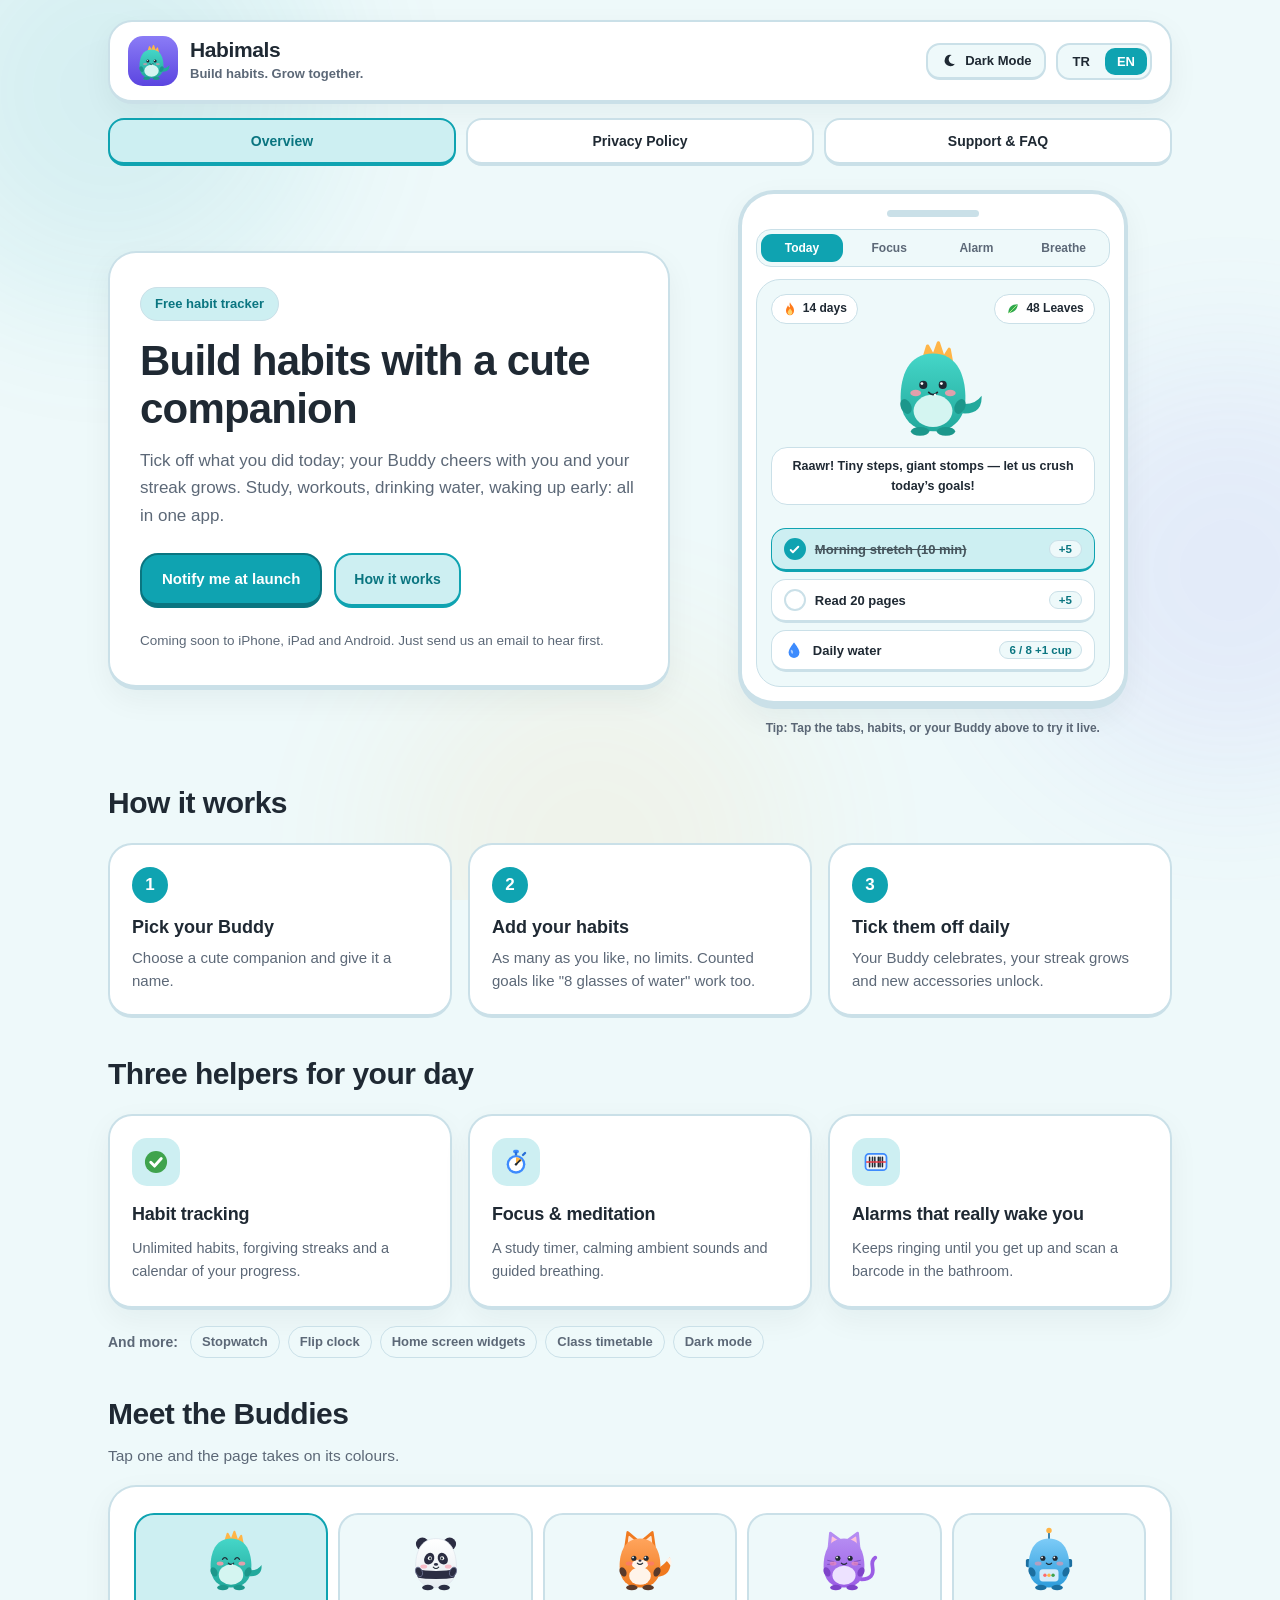
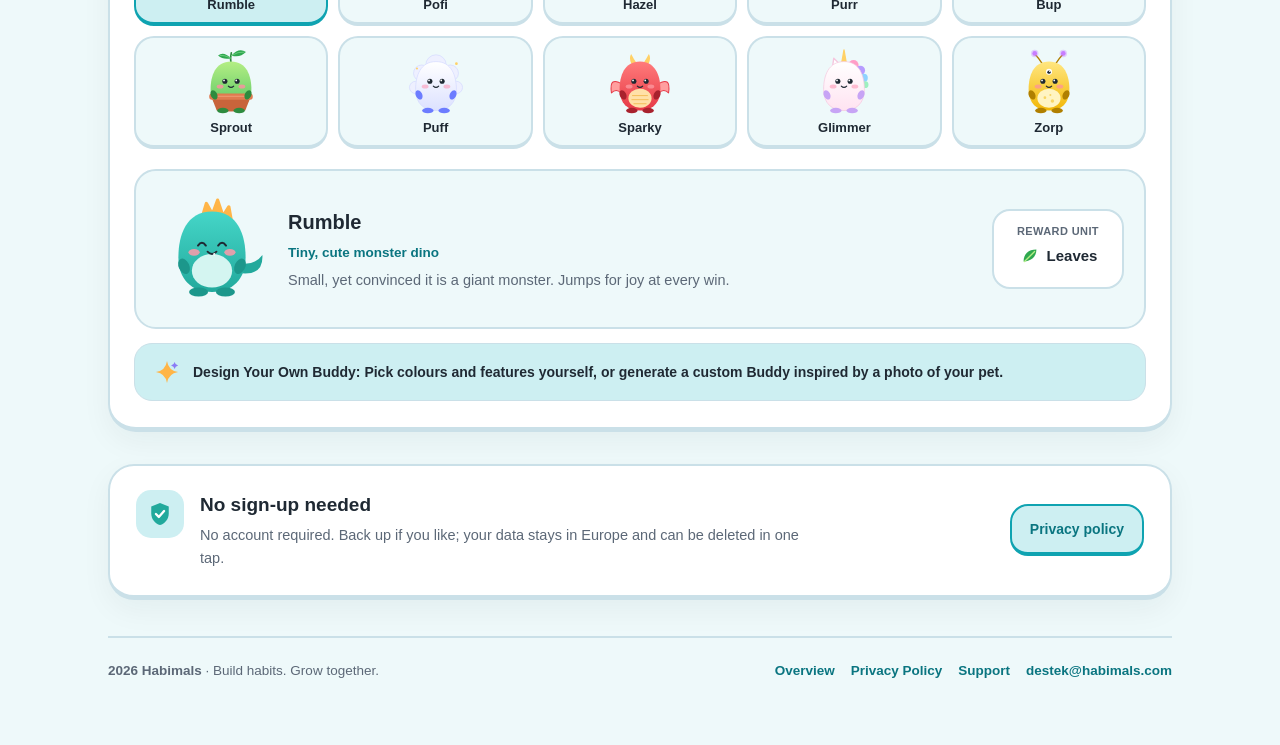
<file: index.html>
<!DOCTYPE html>
<html lang="en">
<head>
  <meta charset="UTF-8" />
  <meta http-equiv="Content-Security-Policy" content="default-src 'self'; script-src 'self'; style-src 'self' 'unsafe-inline'; img-src 'self' data:; object-src 'none'; base-uri 'self'; form-action 'none'" />
  <meta name="referrer" content="strict-origin-when-cross-origin" />
  <meta name="viewport" content="width=device-width, initial-scale=1.0" />
  <meta name="color-scheme" content="light dark" />
  <title>Habimals — Build habits. Grow together.</title>
  <meta name="description" content="Habimals is a free habit app: tick off what you did today, your Buddy cheers with you and your streak grows." />
  <link rel="icon" type="image/svg+xml" href="favicon.svg" />
  <link rel="stylesheet" href="styles.css" />
</head>
<body
  data-page="index"
  data-title-tr="{app} — Alışkanlık edin, birlikte büyüyün."
  data-title-en="{app} — Build habits. Grow together."
  data-desc-tr="{app} ücretsiz bir alışkanlık uygulaması: her gün yaptıklarını işaretle, Buddy'n seninle sevinsin, serin uzasın."
  data-desc-en="{app} is a free habit app: tick off what you did today, your Buddy cheers with you and your streak grows."
>
  <div class="wrap">
    <header id="site-header" class="site-header"></header>
    <nav id="site-nav" class="site-nav"></nav>

    <!-- 1) İlk 5 saniye: bu ne, kime, ne yapayım? -->
    <section class="hero-grid">
      <div class="hero-card">
        <div data-lang="tr">
          <span class="eyebrow-pill">Ücretsiz alışkanlık uygulaması</span>
          <h1>Alışkanlıklarını sevimli bir dostla takip et</h1>
          <p class="hero-lead">
            Her gün yaptıklarını işaretle; Buddy'n seninle sevinsin, serin uzasın.
            Ders, spor, su içmek, erken kalkmak: hepsi tek uygulamada.
          </p>
          <div class="cta-row">
            <a class="btn-3d" data-notify data-subject="Habimals çıkınca bana haber ver" href="support.html">Çıkınca haber ver</a>
            <a class="btn-3d-secondary" href="#how">Nasıl çalışır?</a>
          </div>
          <p class="hero-note">Yakında iPhone, iPad ve Android'de. Haber almak için bize bir e-posta göndermen yeterli.</p>
        </div>

        <div data-lang="en">
          <span class="eyebrow-pill">Free habit tracker</span>
          <h1>Build habits with a cute companion</h1>
          <p class="hero-lead">
            Tick off what you did today; your Buddy cheers with you and your streak grows.
            Study, workouts, drinking water, waking up early: all in one app.
          </p>
          <div class="cta-row">
            <a class="btn-3d" data-notify data-subject="Tell me when Habimals launches" href="support.html">Notify me at launch</a>
            <a class="btn-3d-secondary" href="#how">How it works</a>
          </div>
          <p class="hero-note">Coming soon to iPhone, iPad and Android. Just send us an email to hear first.</p>
        </div>
      </div>

      <div id="phone-mockup" class="mockup-stage"></div>
    </section>

    <!-- 2) Nasıl çalışır: 3 adım -->
    <section id="how" class="section-block">
      <div class="section-head" data-lang="tr"><h2>Nasıl çalışır?</h2></div>
      <div class="section-head" data-lang="en"><h2>How it works</h2></div>

      <div class="steps" data-lang="tr">
        <div class="step"><span class="step-num">1</span><h3>Buddy'ni seç</h3><p>Sana eşlik edecek sevimli bir karakter seç ve ona bir isim ver.</p></div>
        <div class="step"><span class="step-num">2</span><h3>Alışkanlıklarını ekle</h3><p>Ne kadar istersen ekle; sınır yok. "Günde 8 bardak su" gibi sayılı hedefler de olur.</p></div>
        <div class="step"><span class="step-num">3</span><h3>Her gün işaretle</h3><p>Yaptıkça Buddy'n sevinir, serin uzar, yeni aksesuarlar açılır.</p></div>
      </div>
      <div class="steps" data-lang="en">
        <div class="step"><span class="step-num">1</span><h3>Pick your Buddy</h3><p>Choose a cute companion and give it a name.</p></div>
        <div class="step"><span class="step-num">2</span><h3>Add your habits</h3><p>As many as you like, no limits. Counted goals like "8 glasses of water" work too.</p></div>
        <div class="step"><span class="step-num">3</span><h3>Tick them off daily</h3><p>Your Buddy celebrates, your streak grows and new accessories unlock.</p></div>
      </div>
    </section>

    <!-- 3) Yalnızca 3 ana özellik -->
    <section id="features" class="section-block">
      <div class="section-head" data-lang="tr"><h2>Günün için üç yardımcı</h2></div>
      <div class="section-head" data-lang="en"><h2>Three helpers for your day</h2></div>

      <div class="bento-grid" data-lang="tr">
        <article class="feature-card span-4">
          <div class="feature-icon-box" data-icon="check" data-size="28"></div>
          <h3>Alışkanlık takibi</h3>
          <p>Sınırsız alışkanlık, esnek seri ve geçmişini gösteren takvim.</p>
        </article>
        <article class="feature-card span-4">
          <div class="feature-icon-box" data-icon="timer" data-size="28"></div>
          <h3>Odak ve meditasyon</h3>
          <p>Çalışma sayacı, sakinleştiren ortam sesleri ve rehberli nefes.</p>
        </article>
        <article class="feature-card span-4">
          <div class="feature-icon-box" data-icon="barcode" data-size="28"></div>
          <h3>Kesin uyandıran alarm</h3>
          <p>Kalkıp banyodaki bir barkodu okutmadan susmayan alarm.</p>
        </article>
      </div>
      <div class="bento-grid" data-lang="en">
        <article class="feature-card span-4">
          <div class="feature-icon-box" data-icon="check" data-size="28"></div>
          <h3>Habit tracking</h3>
          <p>Unlimited habits, forgiving streaks and a calendar of your progress.</p>
        </article>
        <article class="feature-card span-4">
          <div class="feature-icon-box" data-icon="timer" data-size="28"></div>
          <h3>Focus &amp; meditation</h3>
          <p>A study timer, calming ambient sounds and guided breathing.</p>
        </article>
        <article class="feature-card span-4">
          <div class="feature-icon-box" data-icon="barcode" data-size="28"></div>
          <h3>Alarms that really wake you</h3>
          <p>Keeps ringing until you get up and scan a barcode in the bathroom.</p>
        </article>
      </div>

      <div class="extras" data-lang="tr">
        <span class="extras-label">Ve dahası:</span>
        <span class="trust-chip">Kronometre</span>
        <span class="trust-chip">Kartlı saat</span>
        <span class="trust-chip">Ana ekran widget'ı</span>
        <span class="trust-chip">Ders programı</span>
        <span class="trust-chip">Karanlık mod</span>
      </div>
      <div class="extras" data-lang="en">
        <span class="extras-label">And more:</span>
        <span class="trust-chip">Stopwatch</span>
        <span class="trust-chip">Flip clock</span>
        <span class="trust-chip">Home screen widgets</span>
        <span class="trust-chip">Class timetable</span>
        <span class="trust-chip">Dark mode</span>
      </div>
    </section>

    <!-- 4) Buddy'ler (oyun gibi: dokununca sayfa rengi değişir) -->
    <section id="buddies" class="section-block">
      <div class="section-head" data-lang="tr">
        <h2>Buddy'lerle tanış</h2>
        <p>Birine dokun, sayfa onun renklerine bürünsün.</p>
      </div>
      <div class="section-head" data-lang="en">
        <h2>Meet the Buddies</h2>
        <p>Tap one and the page takes on its colours.</p>
      </div>
      <div id="buddy-showcase" class="buddy-showcase-card"></div>
    </section>

    <!-- 5) Güven -->
    <section class="privacy-strip">
      <div class="privacy-strip-left">
        <div class="feature-icon-box" data-icon="shield" data-size="28" style="margin-bottom:0;flex-shrink:0;"></div>
        <div data-lang="tr">
          <h3>Kayıt olmadan kullan</h3>
          <p>Hesap açman gerekmez. İstersen yedeklersin; verilerin Avrupa'da saklanır ve tek dokunuşla silinir.</p>
        </div>
        <div data-lang="en">
          <h3>No sign-up needed</h3>
          <p>No account required. Back up if you like; your data stays in Europe and can be deleted in one tap.</p>
        </div>
      </div>
      <div>
        <a class="btn-3d-secondary" href="privacy.html">
          <span data-lang="tr">Gizlilik politikası</span>
          <span data-lang="en">Privacy policy</span>
        </a>
      </div>
    </section>

    <footer id="site-footer" class="site-footer"></footer>
  </div>

  <script src="config.js"></script>
  <script src="art.js"></script>
  <script src="site.js"></script>
</body>
</html>
</file>
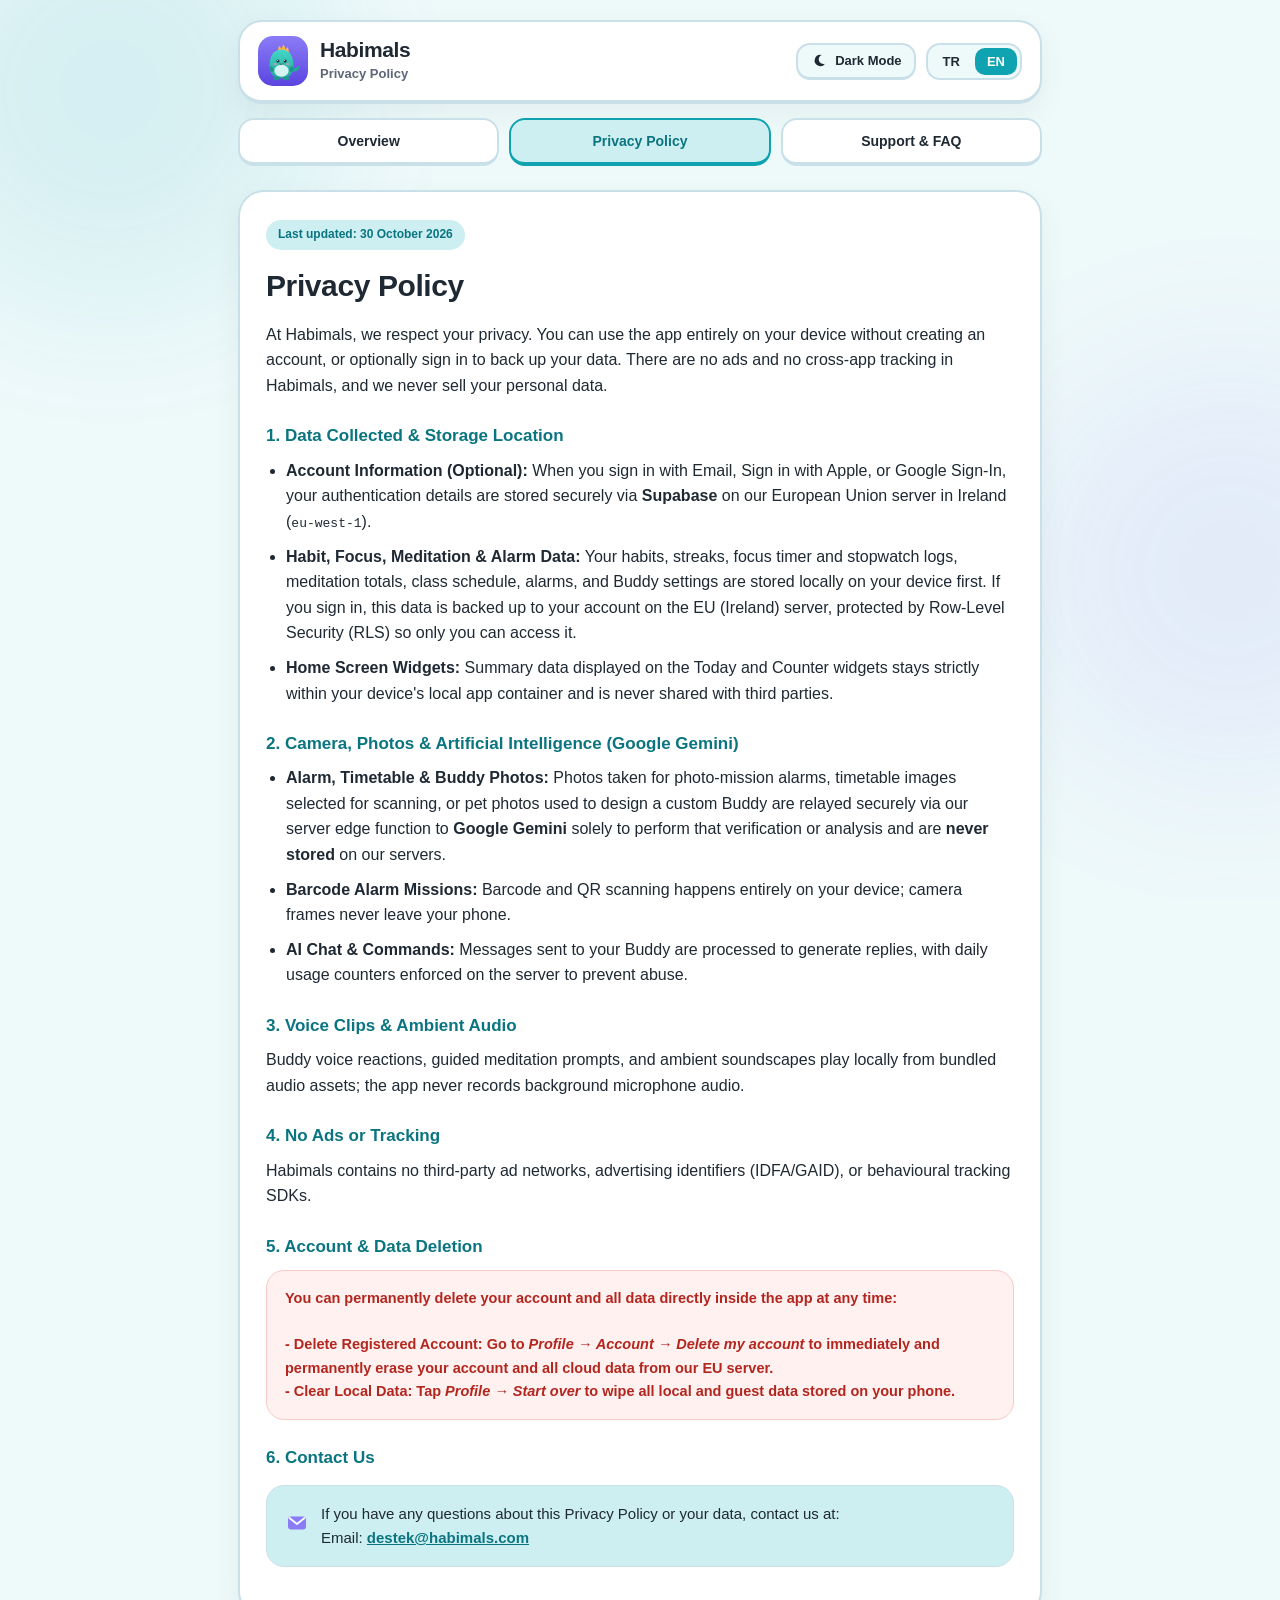
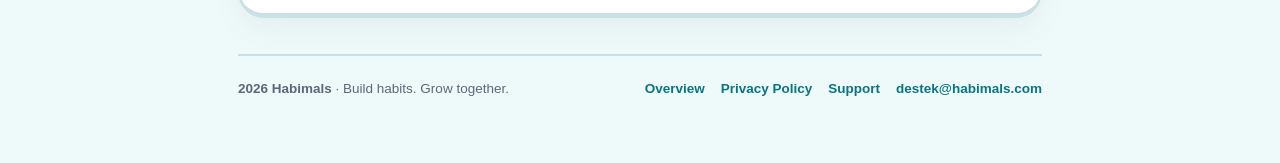
<file: privacy.html>
<!DOCTYPE html>
<html lang="en">
<head>
  <meta charset="UTF-8" />
  <meta http-equiv="Content-Security-Policy" content="default-src 'self'; script-src 'self'; style-src 'self' 'unsafe-inline'; img-src 'self' data:; object-src 'none'; base-uri 'self'; form-action 'none'" />
  <meta name="referrer" content="strict-origin-when-cross-origin" />
  <meta name="viewport" content="width=device-width, initial-scale=1.0" />
  <meta name="color-scheme" content="light dark" />
  <title>Habimals — Privacy Policy</title>
  <meta name="description" content="Habimals privacy policy: data collection, EU (Ireland) storage, AI usage, and instant account deletion." />
  <link rel="icon" type="image/svg+xml" href="favicon.svg" />
  <link rel="stylesheet" href="styles.css" />
</head>
<body
  data-page="privacy"
  data-title-tr="{app} — Gizlilik Politikası"
  data-title-en="{app} — Privacy Policy"
  data-desc-tr="{app} gizlilik politikası: toplanan veriler, AB (İrlanda) sunucusu, yapay zeka kullanımı ve hesap silme."
  data-desc-en="{app} privacy policy: data collection, EU (Ireland) storage, AI usage, and instant account deletion."
>
  <div class="wrap wrap-narrow">
    <header id="site-header" class="site-header"></header>
    <nav id="site-nav" class="site-nav"></nav>

    <section class="doc-card" data-lang="tr">
      <span class="doc-pill">Son güncelleme: <span data-updated-tr>30 Ekim 2026</span></span>
      <h1>Gizlilik Politikası</h1>
      <p>
        <span data-app></span> olarak gizliliğinizi koruyoruz. Uygulamayı hesap açmadan yalnızca telefonunuzda kullanabilir ya da
        verilerinizi yedeklemek için isteğe bağlı hesap oluşturabilirsiniz. Uygulamada üçüncü taraf reklam ve kullanıcı izleme (tracking)
        yoktur; kişisel verileriniz hiçbir koşulda üçüncü taraflara satılmaz.
      </p>

      <h2>1. Toplanan Veriler ve Saklama Yeri</h2>
      <ul>
        <li>
          <strong>Hesap Bilgileri (İsteğe Bağlı):</strong> E-posta adresi, Apple ile Giriş veya Google ile Giriş kullandığınızda
          kimlik doğrulama bilgileriniz <strong>Supabase</strong> altyapısında, Avrupa Birliği (İrlanda / <code>eu-west-1</code>)
          sunucusunda şifreli olarak saklanır.
        </li>
        <li>
          <strong>Alışkanlık, Odak, Meditasyon ve Alarm Verileri:</strong> Alışkanlıklarınız, tamamlama serileriniz, odak sayacı ve
          kronometre kayıtlarınız, meditasyon süreleriniz, ders programınız, alarmlarınız ve Buddy tercihleriniz öncelikle cihazınızda tutulur.
          Hesap açtıysanız bu veriler yedekleme ve senkronizasyon için yine AB (İrlanda) sunucusundaki hesabınıza kaydedilir;
          satır düzeyi güvenlik (RLS) sayesinde yalnızca siz erişebilirsiniz.
        </li>
        <li>
          <strong>Ana Ekran Widget Verileri:</strong> "Bugün" ve "Sayaç" widget'larında gösterilen günlük özet bilgileri yalnızca cihaz
          üzerindeki uygulama grubu alanında tutulur, üçüncü taraflarla paylaşılmaz.
        </li>
      </ul>

      <h2>2. Kamera, Fotoğraflar ve Yapay Zekâ (Google Gemini)</h2>
      <ul>
        <li>
          <strong>Alarm, Ders Programı ve Buddy Fotoğrafları:</strong> Fotoğraf görevli alarmda çektiğiniz fotoğraf, ders programı
          okutmak için seçtiğiniz görüntü veya evcil hayvanınızdan Buddy tasarlarken seçtiğiniz fotoğraf, API anahtarını istemcide tutmayan
          güvenli sunucu fonksiyonumuz üzerinden yalnızca o anki kontrolü veya analizi yapmak amacıyla <strong>Google Gemini</strong> servisine
          iletilir ve sunucularımızda <strong>saklanmaz</strong>.
        </li>
        <li>
          <strong>Barkod Görevli Alarm:</strong> Barkod ve QR okuma işlemi tamamen cihaz üzerinde gerçekleştirilir; kamera görüntüsü cihaz
          dışına çıkmaz.
        </li>
        <li>
          <strong>Yapay Zekâ Sohbeti:</strong> Buddy ile yaptığınız kısa komut ve sohbet yazışmaları yanıt üretmek için işlenir; günlük kullanım
          sayısı kötüye kullanımı önlemek amacıyla sunucu tarafında sınırlandırılır.
        </li>
      </ul>

      <h2>3. Sesler ve Ortam Kayıtları</h2>
      <p>
        Buddy ses tepkileri, rehberli meditasyon yönlendirmeleri ve ortam sesleri (Çiseleme, Uzak sahil, Pamuk bulut vb.) uygulama paketinin
        içinden yerel olarak çalınır; arka planda mikrofon kaydı yapılmaz.
      </p>

      <h2>4. Reklam ve İzleme Yok</h2>
      <p>
        <span data-app></span> içinde üçüncü taraf reklam ağı, reklam kimliği (IDFA/GAID) takibi veya davranışsal analitik izleyicisi bulunmaz.
      </p>

      <h2>5. Hesap ve Veri Silme</h2>
      <div class="danger-box">
        Verilerinizi ve hesabınızı uygulama içinden istediğiniz an kalıcı olarak silebilirsiniz:<br /><br />
        - <strong>Kayıtlı Hesabı Silme:</strong> <em>Profil &rarr; Hesap &rarr; Hesabımı sil</em> adımını kullandığınızda AB sunucusundaki
        hesabınız ve tüm bulut verileriniz anında ve geri döndürülemez biçimde silinir.<br />
        - <strong>Yerel Verileri Silme:</strong> <em>Profil &rarr; Baştan başla</em> düğmesiyle telefondaki tüm kayıtları ve misafir verilerini temizleyebilirsiniz.
      </div>

      <h2>6. İletişim</h2>
      <div class="contact-box">
        <span data-icon="mail" data-size="24"></span>
        <div>
          Gizlilik politikamız veya verilerinizle ilgili her türlü soru için bize ulaşabilirsiniz:<br />
          E-posta: <a data-email href="#"></a>
        </div>
      </div>
    </section>

    <section class="doc-card" data-lang="en">
      <span class="doc-pill">Last updated: <span data-updated-en>30 October 2026</span></span>
      <h1>Privacy Policy</h1>
      <p>
        At <span data-app></span>, we respect your privacy. You can use the app entirely on your device without creating an account, or optionally
        sign in to back up your data. There are no ads and no cross-app tracking in <span data-app></span>, and we never sell your personal data.
      </p>

      <h2>1. Data Collected &amp; Storage Location</h2>
      <ul>
        <li>
          <strong>Account Information (Optional):</strong> When you sign in with Email, Sign in with Apple, or Google Sign-In, your
          authentication details are stored securely via <strong>Supabase</strong> on our European Union server in Ireland
          (<code>eu-west-1</code>).
        </li>
        <li>
          <strong>Habit, Focus, Meditation &amp; Alarm Data:</strong> Your habits, streaks, focus timer and stopwatch logs, meditation totals,
          class schedule, alarms, and Buddy settings are stored locally on your device first. If you sign in, this data is backed up to your
          account on the EU (Ireland) server, protected by Row-Level Security (RLS) so only you can access it.
        </li>
        <li>
          <strong>Home Screen Widgets:</strong> Summary data displayed on the Today and Counter widgets stays strictly within your device's local
          app container and is never shared with third parties.
        </li>
      </ul>

      <h2>2. Camera, Photos &amp; Artificial Intelligence (Google Gemini)</h2>
      <ul>
        <li>
          <strong>Alarm, Timetable &amp; Buddy Photos:</strong> Photos taken for photo-mission alarms, timetable images selected for scanning,
          or pet photos used to design a custom Buddy are relayed securely via our server edge function to <strong>Google Gemini</strong> solely
          to perform that verification or analysis and are <strong>never stored</strong> on our servers.
        </li>
        <li>
          <strong>Barcode Alarm Missions:</strong> Barcode and QR scanning happens entirely on your device; camera frames never leave your phone.
        </li>
        <li>
          <strong>AI Chat &amp; Commands:</strong> Messages sent to your Buddy are processed to generate replies, with daily usage counters
          enforced on the server to prevent abuse.
        </li>
      </ul>

      <h2>3. Voice Clips &amp; Ambient Audio</h2>
      <p>
        Buddy voice reactions, guided meditation prompts, and ambient soundscapes play locally from bundled audio assets; the app never records
        background microphone audio.
      </p>

      <h2>4. No Ads or Tracking</h2>
      <p>
        <span data-app></span> contains no third-party ad networks, advertising identifiers (IDFA/GAID), or behavioural tracking SDKs.
      </p>

      <h2>5. Account &amp; Data Deletion</h2>
      <div class="danger-box">
        You can permanently delete your account and all data directly inside the app at any time:<br /><br />
        - <strong>Delete Registered Account:</strong> Go to <em>Profile &rarr; Account &rarr; Delete my account</em> to immediately and
        permanently erase your account and all cloud data from our EU server.<br />
        - <strong>Clear Local Data:</strong> Tap <em>Profile &rarr; Start over</em> to wipe all local and guest data stored on your phone.
      </div>

      <h2>6. Contact Us</h2>
      <div class="contact-box">
        <span data-icon="mail" data-size="24"></span>
        <div>
          If you have any questions about this Privacy Policy or your data, contact us at:<br />
          Email: <a data-email href="#"></a>
        </div>
      </div>
    </section>

    <footer id="site-footer" class="site-footer"></footer>
  </div>

  <script src="config.js"></script>
  <script src="art.js"></script>
  <script src="site.js"></script>
</body>
</html>
</file>
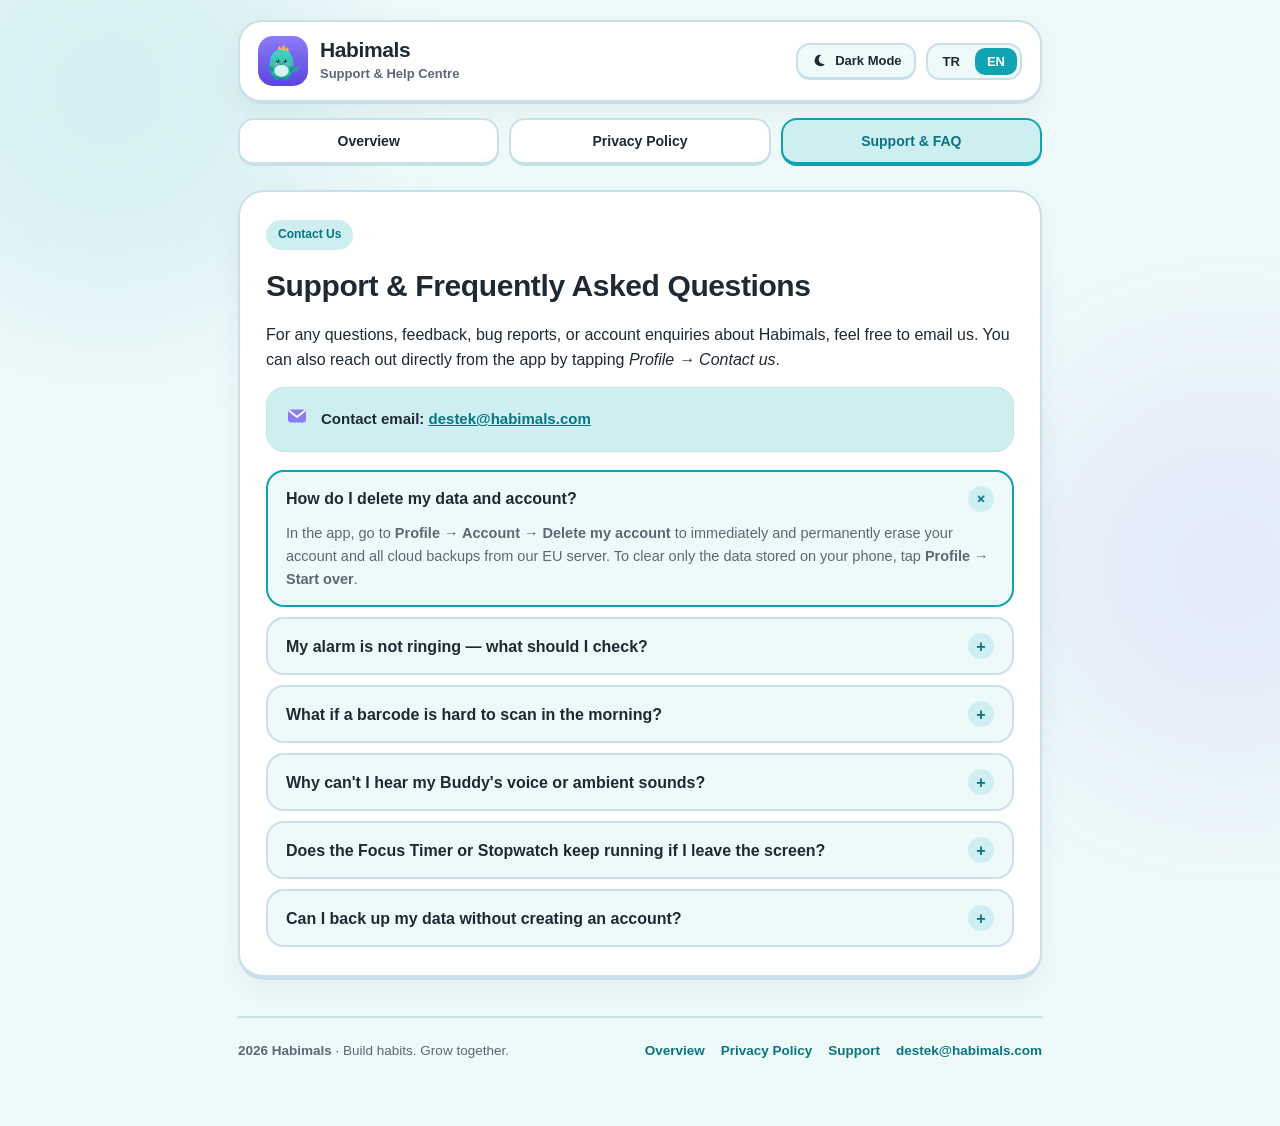
<file: support.html>
<!DOCTYPE html>
<html lang="en">
<head>
  <meta charset="UTF-8" />
  <meta http-equiv="Content-Security-Policy" content="default-src 'self'; script-src 'self'; style-src 'self' 'unsafe-inline'; img-src 'self' data:; object-src 'none'; base-uri 'self'; form-action 'none'" />
  <meta name="referrer" content="strict-origin-when-cross-origin" />
  <meta name="viewport" content="width=device-width, initial-scale=1.0" />
  <meta name="color-scheme" content="light dark" />
  <title>Habimals — Support &amp; FAQ</title>
  <meta name="description" content="Habimals support centre: contact details, account deletion, alarm permissions, focus timer, meditation, and widget help." />
  <link rel="icon" type="image/svg+xml" href="favicon.svg" />
  <link rel="stylesheet" href="styles.css" />
</head>
<body
  data-page="support"
  data-title-tr="{app} — Destek ve Sık Sorulan Sorular"
  data-title-en="{app} — Support &amp; FAQ"
  data-desc-tr="{app} destek merkezi: iletişim, hesap ve veri silme, görevli alarm izinleri, odak sayacı, meditasyon ve widget yardımı."
  data-desc-en="{app} support centre: contact details, account deletion, alarm permissions, focus timer, meditation, and widget help."
>
  <div class="wrap wrap-narrow">
    <header id="site-header" class="site-header"></header>
    <nav id="site-nav" class="site-nav"></nav>

    <section class="doc-card" data-lang="tr">
      <span class="doc-pill">Bize Ulaşın</span>
      <h1>Destek ve Sık Sorulan Sorular</h1>
      <p>
        <span data-app></span> ile ilgili her türlü soru, öneri, hata bildirimi veya hesap talebiniz için bize e-posta gönderebilirsiniz.
        Uygulama içinden <em>Profil &rarr; Bize ulaşın</em> satırına dokunarak da doğrudan yazabilirsiniz.
      </p>

      <div class="contact-box">
        <span data-icon="mail" data-size="24"></span>
        <div>
          <strong>İletişim e-postası:</strong> <a data-email href="#"></a>
        </div>
      </div>

      <div class="faq-list">
        <details class="faq-details" open>
          <summary>
            <span>Verilerimi ve hesabımı nasıl silerim?</span>
            <span class="faq-indicator">+</span>
          </summary>
          <p>
            Uygulama içinde <strong>Profil &rarr; Hesap &rarr; Hesabımı sil</strong> düğmesine dokunduğunuzda AB sunucusundaki hesabınız
            ve tüm bulut yedekleriniz anında kalıcı olarak silinir. Yalnızca telefondaki verileri sıfırlamak için
            <strong>Profil &rarr; Baştan başla</strong> düğmesini kullanabilirsiniz.
          </p>
        </details>

        <details class="faq-details">
          <summary>
            <span>Alarm çalmıyor, neyi kontrol etmeliyim?</span>
            <span class="faq-indicator">+</span>
          </summary>
          <p>
            Telefonunuzun sistem ayarlarından <span data-app></span> için <strong>bildirim izninin</strong> açık olduğundan ve Rahatsız Etmeyin /
            Odak modunun bildirimleri engellemediğinden emin olun. Alarmlar sekmesinin üst kısmındaki izin uyarısına dokunarak ayarları
            doğrudan açabilirsiniz.
          </p>
        </details>

        <details class="faq-details">
          <summary>
            <span>Barkod görevli alarmda barkod okunmazsa ne yapabilirim?</span>
            <span class="faq-indicator">+</span>
          </summary>
          <p>
            Tarama ekranındaki <strong>Fener</strong> düğmesiyle karanlıkta ışık açabilir veya küçük barkodlar için <strong>Yakınlaştır</strong>
            düğmesini kullanabilirsiniz. Barkodu düz bir yüzeyde, parlamayacak açıyla tutmanız okumayı hızlandırır.
          </p>
        </details>

        <details class="faq-details">
          <summary>
            <span>Buddy sesi veya meditasyon sesi gelmiyor, neden?</span>
            <span class="faq-indicator">+</span>
          </summary>
          <p>
            Telefonunuzun sessiz anahtarını ve medya ses düzeyini kontrol edin. Ayrıca <strong>Profil &rarr; Buddy'n sesli konuşsun</strong>
            ayarının açık olduğundan emin olun; yanındaki <em>Dinle</em> düğmesiyle sesi hemen test edebilirsiniz.
          </p>
        </details>

        <details class="faq-details">
          <summary>
            <span>Odak sayacı ve kronometre uygulama kapansa da çalışır mı?</span>
            <span class="faq-indicator">+</span>
          </summary>
          <p>
            Evet. Odak turları ve kronometre başlangıç zamanına göre hesaplandığı için sekmeyi değiştirseniz veya ekranı kapatsanız bile
            süre doğru şekilde ilerler; tur bittiğinde bildirim alırsınız. Masada açık tutmak isterseniz <strong>Kartlı Saat</strong>
            görünümünü açabilirsiniz.
          </p>
        </details>

        <details class="faq-details">
          <summary>
            <span>Hesap açmadan yedek alabilir miyim?</span>
            <span class="faq-indicator">+</span>
          </summary>
          <p>
            Evet. Kayıt olmadan kullanmayı tercih ediyorsanız <strong>Profil &rarr; Yedekleme &rarr; Yedek al</strong> adımından verilerinizi
            dışa aktarabilir ve telefon değiştirdiğinizde <em>Yedekten yükle</em> seçeneğiyle geri yükleyebilirsiniz.
          </p>
        </details>
      </div>
    </section>

    <section class="doc-card" data-lang="en">
      <span class="doc-pill">Contact Us</span>
      <h1>Support &amp; Frequently Asked Questions</h1>
      <p>
        For any questions, feedback, bug reports, or account enquiries about <span data-app></span>, feel free to email us. You can also reach out
        directly from the app by tapping <em>Profile &rarr; Contact us</em>.
      </p>

      <div class="contact-box">
        <span data-icon="mail" data-size="24"></span>
        <div>
          <strong>Contact email:</strong> <a data-email href="#"></a>
        </div>
      </div>

      <div class="faq-list">
        <details class="faq-details" open>
          <summary>
            <span>How do I delete my data and account?</span>
            <span class="faq-indicator">+</span>
          </summary>
          <p>
            In the app, go to <strong>Profile &rarr; Account &rarr; Delete my account</strong> to immediately and permanently erase your account
            and all cloud backups from our EU server. To clear only the data stored on your phone, tap
            <strong>Profile &rarr; Start over</strong>.
          </p>
        </details>

        <details class="faq-details">
          <summary>
            <span>My alarm is not ringing — what should I check?</span>
            <span class="faq-indicator">+</span>
          </summary>
          <p>
            Make sure <strong>notification permission</strong> is enabled for <span data-app></span> in your phone's system settings and that
            Do Not Disturb or Focus mode is not silencing alerts. Tap the permission banner at the top of the Alarms tab to jump straight to Settings.
          </p>
        </details>

        <details class="faq-details">
          <summary>
            <span>What if a barcode is hard to scan in the morning?</span>
            <span class="faq-indicator">+</span>
          </summary>
          <p>
            Use the built-in <strong>Torch</strong> button in dark rooms and tap <strong>Zoom in</strong> for smaller barcodes. Hold the barcode
            flat and avoid direct glare for instant recognition.
          </p>
        </details>

        <details class="faq-details">
          <summary>
            <span>Why can't I hear my Buddy's voice or ambient sounds?</span>
            <span class="faq-indicator">+</span>
          </summary>
          <p>
            Check whether your phone is on silent mode or the media volume is turned down. Also make sure
            <strong>Profile &rarr; Your buddy talks out loud</strong> is switched on — tap <em>Listen</em> next to it to test the voice right away.
          </p>
        </details>

        <details class="faq-details">
          <summary>
            <span>Does the Focus Timer or Stopwatch keep running if I leave the screen?</span>
            <span class="faq-indicator">+</span>
          </summary>
          <p>
            Yes. Both Pomodoro rounds and the stopwatch track elapsed time from their start timestamp, so switching tabs or locking your phone
            never loses accuracy. If you prefer an always-on desk display, open the pure-black <strong>Flip Clock</strong> view.
          </p>
        </details>

        <details class="faq-details">
          <summary>
            <span>Can I back up my data without creating an account?</span>
            <span class="faq-indicator">+</span>
          </summary>
          <p>
            Yes. Even without signing up, you can go to <strong>Profile &rarr; Backup &rarr; Back up</strong> to export your local data and restore
            it anytime on a new device via <em>Restore</em>.
          </p>
        </details>
      </div>
    </section>

    <footer id="site-footer" class="site-footer"></footer>
  </div>

  <script src="config.js"></script>
  <script src="art.js"></script>
  <script src="site.js"></script>
</body>
</html>
</file>
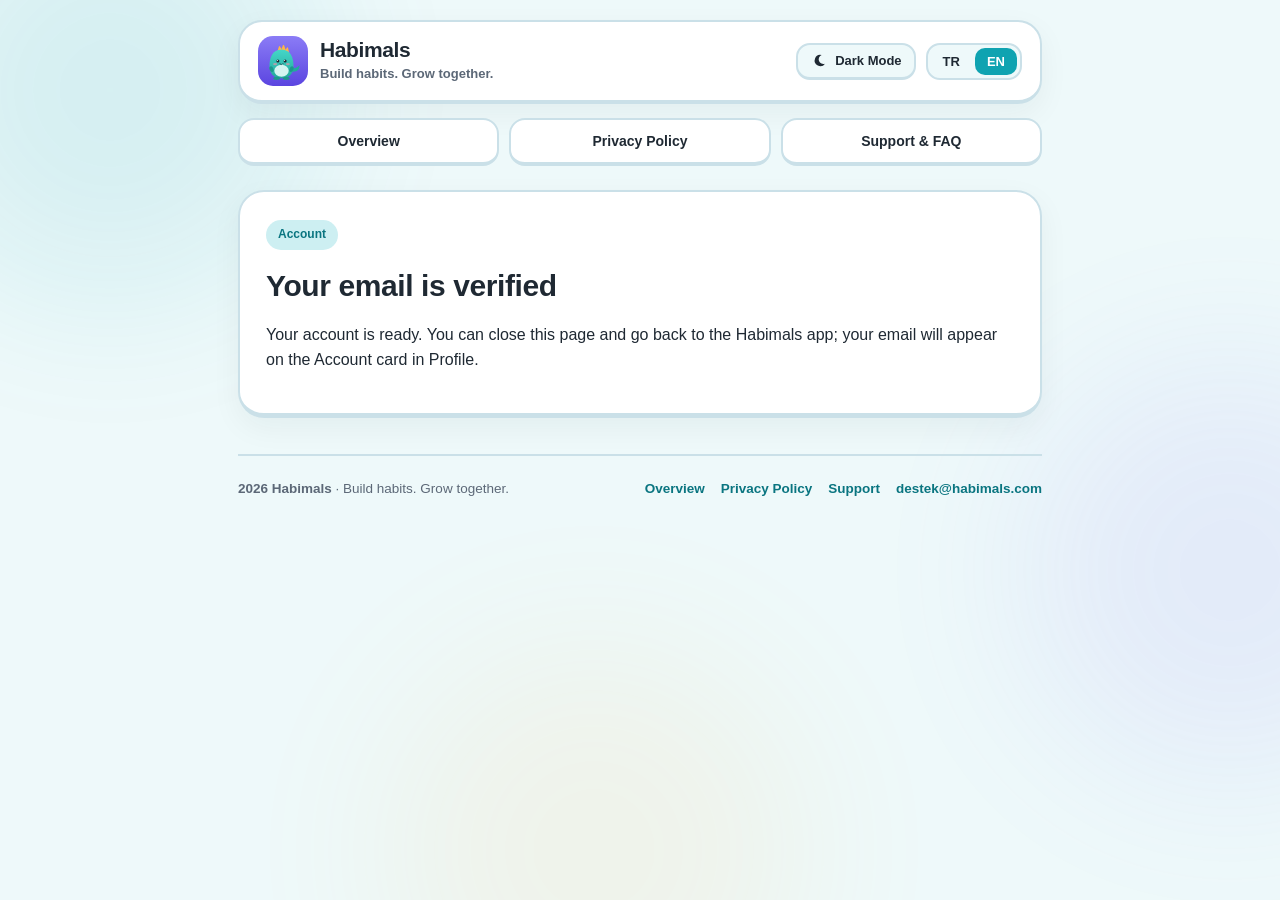
<file: verified.html>
<!DOCTYPE html>
<html lang="en">
<head>
  <meta charset="UTF-8" />
  <meta http-equiv="Content-Security-Policy" content="default-src 'self'; script-src 'self'; style-src 'self' 'unsafe-inline'; img-src 'self' data:; object-src 'none'; base-uri 'self'; form-action 'none'" />
  <meta name="referrer" content="strict-origin-when-cross-origin" />
  <meta name="viewport" content="width=device-width, initial-scale=1.0" />
  <meta name="color-scheme" content="light dark" />
  <title>Habimals — Email verified</title>
  <meta name="description" content="Your Habimals email address is verified." />
  <link rel="icon" type="image/svg+xml" href="favicon.svg" />
  <link rel="stylesheet" href="styles.css" />
</head>
<body
  data-page="verified"
  data-title-tr="{app} — E-posta doğrulandı"
  data-title-en="{app} — Email verified"
  data-desc-tr="{app} e-posta adresin doğrulandı."
  data-desc-en="Your {app} email address is verified."
>
  <div class="wrap wrap-narrow">
    <header id="site-header" class="site-header"></header>
    <nav id="site-nav" class="site-nav"></nav>

    <!-- Supabase e-posta doğrulama bağlantısı buraya döner (uygulama: services/auth.ts → EMAIL_REDIRECT) -->
    <section class="doc-card" data-lang="tr">
      <span class="doc-pill">Hesap</span>
      <h1>E-postan doğrulandı</h1>
      <p>Hesabın hazır. Bu sayfayı kapatıp <span data-app></span> uygulamasına dönebilirsin; Profil'deki Hesap kartında e-postanı göreceksin.</p>
    </section>
    <section class="doc-card" data-lang="en">
      <span class="doc-pill">Account</span>
      <h1>Your email is verified</h1>
      <p>Your account is ready. You can close this page and go back to the <span data-app></span> app; your email will appear on the Account card in Profile.</p>
    </section>

    <footer id="site-footer" class="site-footer"></footer>
  </div>

  <script src="config.js"></script>
  <script src="art.js"></script>
  <script src="site.js"></script>
</body>
</html>
</file>
<file: styles.css>
/*
 * Ortak Stil Dosyası (styles.css)
 *
 * Renkler CSS değişkenleriyle yönetilir; seçilen Buddy'ye ve Açık/Koyu moda göre
 * site.js tarafından anında güncellenir. Dış font ya da hazır kütüphane kullanılmaz.
 */

:root {
  --primary: #0FA3B1;
  --primary-dark: #0A7580;
  --primary-shadow: #0A7580;
  --bg: #EEF9FA;
  --surface: #FFFFFF;
  --surface-elevated: #FFFFFF;
  --soft: #CDEFF2;
  --border: #DCE6EE;
  --muted-bg: #EEF1F5;
  --text: #1F2933;
  --muted: #5C6877;
  --danger-bg: #FFF1F0;
  --danger-border: #F8C9C6;
  --danger-text: #B3261E;
  --card-shadow: 0 10px 30px rgba(20, 32, 48, 0.05);
}

html[data-theme="dark"] {
  --primary: #0FA3B1;
  --primary-dark: #8BE0E8;
  --primary-shadow: #095C64;
  --bg: #0E1519;
  --surface: #172027;
  --surface-elevated: #1E2831;
  --soft: #17383E;
  --border: #2B3945;
  --muted-bg: #222C36;
  --text: #E9EDF1;
  --muted: #9AA5B1;
  --danger-bg: #2C1A1D;
  --danger-border: #5C2B30;
  --danger-text: #FFB4AB;
  --card-shadow: 0 14px 36px rgba(0, 0, 0, 0.32);
}

* {
  box-sizing: border-box;
}

html {
  scroll-behavior: smooth;
}

html:not(.theme-ready) *,
html:not(.theme-ready) body {
  transition: none !important;
}

body {
  margin: 0;
  font-family: -apple-system, BlinkMacSystemFont, "Segoe UI", Roboto, Helvetica, Arial, sans-serif;
  background: var(--bg);
  color: var(--text);
  line-height: 1.6;
  -webkit-font-smoothing: antialiased;
  transition: background-color 0.25s ease, color 0.2s ease;
}

a {
  color: var(--primary-dark);
}

button {
  font-family: inherit;
}

.wrap {
  max-width: 1100px;
  margin: 0 auto;
  padding: 20px 18px 64px;
}

.wrap-narrow {
  max-width: 840px;
}

/* Dil görünürlüğü */
[data-lang] {
  display: none !important;
}
html[lang="tr"] [data-lang="tr"] {
  display: block !important;
}
html[lang="en"] [data-lang="en"] {
  display: block !important;
}
html[lang="tr"] .bento-grid[data-lang="tr"],
html[lang="en"] .bento-grid[data-lang="en"],
html[lang="tr"] .steps[data-lang="tr"],
html[lang="en"] .steps[data-lang="en"] {
  display: grid !important;
}
html[lang="tr"] .extras[data-lang="tr"],
html[lang="en"] .extras[data-lang="en"] {
  display: flex !important;
}
html[lang="tr"] span[data-lang="tr"],
html[lang="en"] span[data-lang="en"] {
  display: inline !important;
}

/* Üst Çubuk ve Gezinme */
.site-header {
  display: flex;
  flex-wrap: wrap;
  align-items: center;
  justify-content: space-between;
  gap: 14px;
  background: var(--surface);
  border: 2px solid var(--border);
  border-bottom-width: 4px;
  border-radius: 24px;
  padding: 14px 18px;
  margin-bottom: 14px;
  box-shadow: var(--card-shadow);
  transition: background-color 0.25s ease, border-color 0.25s ease;
}

.brand {
  display: flex;
  align-items: center;
  gap: 12px;
  text-decoration: none;
  color: inherit;
}

.brand-logo-wrap svg {
  width: 50px;
  height: 50px;
  border-radius: 15px;
  display: block;
  flex-shrink: 0;
}

.brand-title {
  font-size: 21px;
  font-weight: 900;
  letter-spacing: -0.4px;
  margin: 0;
  line-height: 1.15;
}

.brand-sub {
  font-size: 13px;
  color: var(--muted);
  margin: 2px 0 0;
  font-weight: 600;
}

.header-controls {
  display: flex;
  align-items: center;
  gap: 10px;
  flex-wrap: wrap;
}

.icon-toggle {
  display: inline-flex;
  align-items: center;
  justify-content: center;
  gap: 7px;
  background: var(--bg);
  color: var(--text);
  border: 2px solid var(--border);
  border-bottom-width: 3px;
  border-radius: 14px;
  padding: 7px 12px;
  font-size: 13px;
  font-weight: 800;
  cursor: pointer;
  transition: transform 0.1s ease, border-color 0.2s ease, background-color 0.2s ease;
}

.icon-toggle:hover {
  border-color: var(--primary);
}

.icon-toggle:active {
  transform: translateY(1px);
}

.lang-switch {
  display: inline-flex;
  background: var(--bg);
  border: 2px solid var(--border);
  border-radius: 14px;
  padding: 3px;
  gap: 3px;
}

.lang-btn {
  border: none;
  background: transparent;
  color: var(--text);
  font-weight: 800;
  font-size: 13px;
  padding: 6px 12px;
  border-radius: 10px;
  cursor: pointer;
  transition: background-color 0.2s ease, color 0.2s ease;
}

.lang-btn.active {
  background: var(--primary);
  color: #FFFFFF;
}

.site-nav {
  display: flex;
  gap: 10px;
  margin-bottom: 24px;
  flex-wrap: wrap;
}

.nav-link {
  flex: 1;
  min-width: 130px;
  text-align: center;
  text-decoration: none;
  background: var(--surface);
  color: var(--text);
  border: 2px solid var(--border);
  border-bottom-width: 4px;
  border-radius: 16px;
  padding: 10px 14px;
  font-weight: 800;
  font-size: 14px;
  transition: border-color 0.2s ease, color 0.2s ease, transform 0.1s ease, background-color 0.2s ease;
}

.nav-link:hover {
  border-color: var(--primary);
  color: var(--primary-dark);
}

.nav-link.active {
  background: var(--soft);
  border-color: var(--primary);
  color: var(--primary-dark);
}

/* Karşılama (Hero) Alanı */
.hero-grid {
  display: grid;
  grid-template-columns: 1.08fr 0.92fr;
  gap: 24px;
  align-items: center;
  margin-bottom: 28px;
}

.hero-card {
  background: var(--surface);
  border: 2px solid var(--border);
  border-bottom-width: 5px;
  border-radius: 28px;
  padding: 34px 30px;
  box-shadow: var(--card-shadow);
  transition: background-color 0.25s ease, border-color 0.25s ease;
}

.eyebrow-pill {
  display: inline-flex;
  align-items: center;
  gap: 8px;
  background: var(--soft);
  color: var(--primary-dark);
  border: 1.5px solid var(--border);
  padding: 6px 14px;
  border-radius: 999px;
  font-size: 13px;
  font-weight: 800;
  margin-bottom: 16px;
}

.hero-card h1 {
  font-size: clamp(28px, 4vw, 42px);
  font-weight: 900;
  line-height: 1.14;
  letter-spacing: -0.8px;
  margin: 0 0 14px;
}

.hero-lead {
  font-size: 17px;
  color: var(--muted);
  margin: 0 0 24px;
  max-width: 540px;
}

.cta-row {
  display: flex;
  flex-wrap: wrap;
  gap: 12px;
  margin-bottom: 22px;
}

.btn-3d {
  display: inline-flex;
  align-items: center;
  justify-content: center;
  gap: 9px;
  background: var(--primary);
  color: #FFFFFF;
  border: 2px solid var(--primary-shadow);
  border-bottom-width: 5px;
  border-radius: 18px;
  padding: 12px 20px;
  font-size: 15px;
  font-weight: 800;
  text-decoration: none;
  cursor: pointer;
  transition: transform 0.1s ease, filter 0.15s ease;
}

.btn-3d:hover {
  filter: brightness(1.05);
}

.btn-3d:active {
  transform: translateY(2px);
  border-bottom-width: 3px;
}

.btn-3d-secondary {
  display: inline-flex;
  align-items: center;
  justify-content: center;
  gap: 8px;
  background: var(--soft);
  color: var(--primary-dark);
  border: 2px solid var(--primary);
  border-bottom-width: 4px;
  border-radius: 18px;
  padding: 12px 18px;
  font-size: 14px;
  font-weight: 800;
  text-decoration: none;
  cursor: pointer;
}

.store-badges {
  display: flex;
  flex-wrap: wrap;
  gap: 10px;
  margin-bottom: 20px;
}

.store-pill {
  display: inline-flex;
  align-items: center;
  gap: 10px;
  background: var(--bg);
  border: 2px solid var(--border);
  border-bottom-width: 4px;
  border-radius: 16px;
  padding: 9px 15px;
}

.store-pill-label {
  display: flex;
  flex-direction: column;
  line-height: 1.2;
}

.store-pill-small {
  font-size: 11px;
  font-weight: 700;
  color: var(--muted);
  text-transform: uppercase;
  letter-spacing: 0.4px;
}

.store-pill-big {
  font-size: 14px;
  font-weight: 800;
  color: var(--text);
}

.trust-row {
  display: flex;
  flex-wrap: wrap;
  gap: 8px;
  padding-top: 16px;
  border-top: 1.5px solid var(--border);
}

.trust-chip {
  display: inline-flex;
  align-items: center;
  gap: 6px;
  font-size: 13px;
  font-weight: 700;
  color: var(--muted);
  background: var(--bg);
  padding: 5px 11px;
  border-radius: 999px;
  border: 1px solid var(--border);
}

/* Canlı Telefon Önizlemesi */
.mockup-stage {
  display: flex;
  flex-direction: column;
  align-items: center;
}

.phone-frame {
  width: 100%;
  max-width: 390px;
  background: var(--surface);
  border: 4px solid var(--border);
  border-bottom-width: 8px;
  border-radius: 36px;
  padding: 14px;
  box-shadow: var(--card-shadow);
  position: relative;
  transition: background-color 0.25s ease, border-color 0.25s ease;
}

.phone-notch {
  width: 92px;
  height: 7px;
  background: var(--border);
  border-radius: 999px;
  margin: 2px auto 12px;
}

.screen-tabs {
  display: grid;
  grid-template-columns: repeat(4, 1fr);
  gap: 5px;
  background: var(--bg);
  padding: 4px;
  border-radius: 15px;
  border: 1.5px solid var(--border);
  margin-bottom: 12px;
}

.screen-tab {
  border: none;
  background: transparent;
  color: var(--muted);
  font-size: 12px;
  font-weight: 800;
  padding: 7px 4px;
  border-radius: 11px;
  cursor: pointer;
  transition: background-color 0.18s ease, color 0.18s ease;
  white-space: nowrap;
  overflow: hidden;
  text-overflow: ellipsis;
}

.screen-tab.active {
  background: var(--primary);
  color: #FFFFFF;
}

.phone-screen-body {
  background: var(--bg);
  border: 1.5px solid var(--border);
  border-radius: 24px;
  padding: 14px;
  min-height: 408px;
  display: flex;
  flex-direction: column;
  justify-content: space-between;
  transition: background-color 0.25s ease, border-color 0.25s ease;
}

.phone-screen-body.flip-dark {
  background: #000000;
  border-color: #24272E;
  color: #ECECEC;
}

.mock-top-pills {
  display: flex;
  align-items: center;
  justify-content: space-between;
  gap: 6px;
  margin-bottom: 8px;
}

.mock-pill {
  display: inline-flex;
  align-items: center;
  gap: 5px;
  background: var(--surface);
  border: 1.5px solid var(--border);
  border-radius: 999px;
  padding: 4px 10px;
  font-size: 12px;
  font-weight: 800;
}

.mock-buddy-area {
  display: flex;
  flex-direction: column;
  align-items: center;
  text-align: center;
  margin: 4px 0 10px;
  position: relative;
}

.mock-pet-btn {
  border: none;
  background: transparent;
  padding: 0;
  cursor: pointer;
  position: relative;
  transition: transform 0.18s cubic-bezier(0.34, 1.56, 0.64, 1);
}

.mock-pet-btn:hover {
  transform: scale(1.05);
}

.mock-pet-btn:active {
  transform: scale(0.95);
}

.heart-burst {
  position: absolute;
  top: 2px;
  right: -6px;
  pointer-events: none;
  animation: floatHeart 0.85s ease-out forwards;
}

@keyframes floatHeart {
  0% { opacity: 0; transform: translateY(8px) scale(0.6); }
  30% { opacity: 1; transform: translateY(-4px) scale(1.1); }
  100% { opacity: 0; transform: translateY(-24px) scale(0.9); }
}

.speech-bubble {
  background: var(--surface);
  border: 1.5px solid var(--border);
  border-radius: 16px;
  padding: 8px 12px;
  font-size: 12.5px;
  font-weight: 700;
  color: var(--text);
  margin-top: 4px;
  max-width: 100%;
}

.mock-habit-list {
  display: flex;
  flex-direction: column;
  gap: 7px;
}

.mock-habit-row {
  display: flex;
  align-items: center;
  justify-content: space-between;
  gap: 10px;
  background: var(--surface);
  border: 1.5px solid var(--border);
  border-bottom-width: 3px;
  border-radius: 15px;
  padding: 9px 12px;
  cursor: pointer;
  text-align: left;
  width: 100%;
  color: var(--text);
  transition: border-color 0.15s ease, transform 0.1s ease;
}

.mock-habit-row:hover {
  border-color: var(--primary);
}

.mock-habit-row.done {
  background: var(--soft);
  border-color: var(--primary);
}

.mock-habit-left {
  display: flex;
  align-items: center;
  gap: 9px;
  font-size: 13px;
  font-weight: 800;
}

.mock-habit-row.done .mock-habit-title {
  text-decoration: line-through;
  opacity: 0.78;
}

.mock-check-circle {
  width: 22px;
  height: 22px;
  border-radius: 999px;
  border: 2.5px solid var(--border);
  display: inline-flex;
  align-items: center;
  justify-content: center;
  flex-shrink: 0;
}

.mock-habit-row.done .mock-check-circle {
  background: var(--primary);
  border-color: var(--primary);
}

.mock-water-pill {
  font-size: 11.5px;
  font-weight: 800;
  background: var(--bg);
  color: var(--primary-dark);
  border: 1.5px solid var(--border);
  border-radius: 999px;
  padding: 2px 9px;
}

.mock-hint-caption {
  font-size: 12px;
  color: var(--muted);
  font-weight: 600;
  text-align: center;
  margin-top: 10px;
}

/* Odak ve FlipClock Ekranı */
.flip-toggle-bar {
  display: flex;
  justify-content: space-between;
  align-items: center;
  gap: 8px;
  margin-bottom: 10px;
}

.mini-seg {
  display: inline-flex;
  background: var(--surface);
  border: 1.5px solid var(--border);
  border-radius: 11px;
  padding: 2px;
  gap: 2px;
}

.phone-screen-body.flip-dark .mini-seg {
  background: #16181D;
  border-color: #2B2E36;
}

.mini-seg-btn {
  border: none;
  background: transparent;
  color: var(--muted);
  font-size: 11.5px;
  font-weight: 800;
  padding: 5px 9px;
  border-radius: 8px;
  cursor: pointer;
}

.mini-seg-btn.active {
  background: var(--primary);
  color: #FFFFFF;
}

.flip-clock-stage {
  display: flex;
  flex-direction: column;
  align-items: center;
  justify-content: center;
  gap: 14px;
  padding: 16px 6px;
  flex: 1;
}

.flip-tag-label {
  font-size: 11px;
  font-weight: 800;
  letter-spacing: 2.2px;
  text-transform: uppercase;
  color: #8A8F98;
}

.flip-cards-pair {
  display: flex;
  gap: 12px;
  align-items: center;
}

.flip-card-box {
  width: 112px;
  height: 98px;
  background: #1C1D21;
  border-radius: 14px;
  position: relative;
  display: flex;
  align-items: center;
  justify-content: center;
  font-size: 56px;
  font-weight: 900;
  color: #ECECEC;
  font-variant-numeric: tabular-nums;
  box-shadow: 0 8px 20px rgba(0, 0, 0, 0.45);
}

.flip-card-box::after {
  content: "";
  position: absolute;
  left: 0;
  right: 0;
  top: 50%;
  height: 2px;
  background: #000000;
}

.focus-summary-card {
  background: var(--surface);
  border: 1.5px solid var(--border);
  border-radius: 16px;
  padding: 12px;
}

.bar-chart {
  display: grid;
  grid-template-columns: repeat(7, 1fr);
  gap: 6px;
  align-items: end;
  height: 68px;
  margin: 10px 0 6px;
}

.bar-col {
  display: flex;
  flex-direction: column;
  align-items: center;
  gap: 4px;
  height: 100%;
  justify-content: flex-end;
}

.bar-fill {
  width: 100%;
  border-radius: 6px;
  background: var(--primary);
  min-height: 6px;
}

.bar-day {
  font-size: 10px;
  font-weight: 700;
  color: var(--muted);
}

.ambient-chips {
  display: flex;
  flex-wrap: wrap;
  gap: 5px;
  margin-top: 8px;
}

.ambient-chip {
  border: 1.5px solid var(--border);
  background: var(--surface);
  color: var(--text);
  border-radius: 999px;
  padding: 4px 10px;
  font-size: 11px;
  font-weight: 800;
  cursor: pointer;
}

.ambient-chip.active {
  background: var(--soft);
  border-color: var(--primary);
  color: var(--primary-dark);
}

/* Görevli Alarm Ekranı */
.alarm-ring-box {
  background: var(--surface);
  border: 2px solid var(--border);
  border-radius: 20px;
  padding: 16px;
  text-align: center;
}

.alarm-time-big {
  font-size: 40px;
  font-weight: 900;
  letter-spacing: -1px;
  line-height: 1.05;
  margin: 4px 0;
  font-variant-numeric: tabular-nums;
}

.scanner-viewport {
  background: #141820;
  border-radius: 16px;
  padding: 14px;
  margin: 12px 0;
  color: #E9EDF1;
  position: relative;
  overflow: hidden;
}

.barcode-bars {
  display: flex;
  justify-content: center;
  gap: 4px;
  height: 44px;
  align-items: stretch;
  margin-bottom: 6px;
}

.barcode-bars span {
  background: #FFFFFF;
  border-radius: 1px;
}

.scan-laser {
  height: 2.5px;
  background: #FF4D4D;
  box-shadow: 0 0 8px #FF4D4D;
  width: 82%;
  margin: -24px auto 22px;
  animation: scanMove 1.8s ease-in-out infinite alternate;
}

@keyframes scanMove {
  0% { transform: translateY(-12px); }
  100% { transform: translateY(12px); }
}

/* Meditasyon ve Widget Ekranı */
.breathe-orb {
  width: 118px;
  height: 118px;
  border-radius: 999px;
  background: var(--soft);
  border: 2px solid var(--primary);
  display: flex;
  align-items: center;
  justify-content: center;
  margin: 6px auto 8px;
  animation: breatheOrb 6s ease-in-out infinite;
}

@keyframes breatheOrb {
  0%, 100% { transform: scale(0.9); }
  50% { transform: scale(1.08); }
}

.widget-preview-grid {
  display: grid;
  grid-template-columns: 1fr 1fr;
  gap: 8px;
  margin-top: 8px;
}

.mini-widget-card {
  background: var(--surface);
  border: 1.5px solid var(--border);
  border-radius: 18px;
  padding: 11px;
}

.widget-dots {
  display: flex;
  gap: 4px;
  margin: 6px 0;
}

.widget-dot {
  width: 8px;
  height: 8px;
  border-radius: 999px;
  background: var(--muted-bg);
}

.widget-dot.filled {
  background: var(--primary);
}

.water-cups {
  display: grid;
  grid-template-columns: repeat(4, 1fr);
  gap: 4px;
  margin-top: 6px;
}

.water-cup {
  height: 18px;
  border-radius: 4px 4px 6px 6px;
  border: 1.5px solid var(--border);
  background: var(--muted-bg);
  position: relative;
  overflow: hidden;
}

.water-cup.full {
  border-color: #2D9CDB;
  background: linear-gradient(to top, #3D8BFD 78%, transparent 78%);
}

/* Bölüm Başlıkları */
.section-block {
  margin-bottom: 32px;
}

.section-head {
  margin-bottom: 16px;
}

.section-head h2 {
  font-size: clamp(22px, 3vw, 30px);
  font-weight: 900;
  letter-spacing: -0.5px;
  margin: 0 0 6px;
}

.section-head p {
  font-size: 15.5px;
  color: var(--muted);
  margin: 0;
  max-width: 680px;
}

/* Etkileşimli Buddy Vitrini */
.buddy-showcase-card {
  background: var(--surface);
  border: 2px solid var(--border);
  border-bottom-width: 5px;
  border-radius: 28px;
  padding: 26px 24px;
  box-shadow: var(--card-shadow);
  transition: background-color 0.25s ease, border-color 0.25s ease;
}

.buddy-roster {
  display: grid;
  grid-template-columns: repeat(5, 1fr);
  gap: 10px;
  margin-bottom: 20px;
}

.buddy-tile {
  background: var(--bg);
  border: 2px solid var(--border);
  border-bottom-width: 4px;
  border-radius: 20px;
  padding: 10px 8px;
  display: flex;
  flex-direction: column;
  align-items: center;
  gap: 4px;
  cursor: pointer;
  color: var(--text);
  position: relative;
  transition: transform 0.12s ease, border-color 0.2s ease, background-color 0.2s ease;
}

.buddy-tile:hover {
  border-color: var(--primary);
  transform: translateY(-2px);
}

.buddy-tile.active {
  background: var(--soft);
  border-color: var(--primary);
}

.buddy-tile-name {
  font-size: 13px;
  font-weight: 800;
}

.buddy-lock-badge {
  position: absolute;
  top: 6px;
  right: 6px;
  display: inline-flex;
}

.buddy-spotlight {
  display: grid;
  grid-template-columns: auto 1fr auto;
  gap: 20px;
  align-items: center;
  background: var(--bg);
  border: 2px solid var(--border);
  border-radius: 22px;
  padding: 18px 20px;
}

.buddy-spotlight-info h3 {
  font-size: 20px;
  font-weight: 900;
  margin: 0 0 4px;
}

.buddy-spotlight-kind {
  font-size: 13.5px;
  font-weight: 700;
  color: var(--primary-dark);
  margin: 0 0 6px;
}

.buddy-spotlight-desc {
  font-size: 14.5px;
  color: var(--muted);
  margin: 0;
}

.buddy-currency-box {
  background: var(--surface);
  border: 2px solid var(--border);
  border-radius: 18px;
  padding: 12px 16px;
  text-align: center;
  min-width: 132px;
}

.buddy-currency-label {
  font-size: 11px;
  font-weight: 800;
  color: var(--muted);
  text-transform: uppercase;
  letter-spacing: 0.4px;
  display: block;
}

.buddy-currency-val {
  display: inline-flex;
  align-items: center;
  gap: 6px;
  font-size: 15px;
  font-weight: 900;
  margin-top: 4px;
}

.custom-buddy-banner {
  margin-top: 14px;
  display: flex;
  align-items: center;
  justify-content: space-between;
  flex-wrap: wrap;
  gap: 12px;
  background: var(--soft);
  border: 1.5px solid var(--border);
  border-radius: 18px;
  padding: 14px 18px;
}

.custom-buddy-banner-left {
  display: flex;
  align-items: center;
  gap: 12px;
}

.custom-buddy-banner p {
  margin: 0;
  font-size: 14px;
  font-weight: 700;
}

/* Özellik Kartları (Bento Grid) */
.bento-grid {
  display: grid;
  grid-template-columns: repeat(12, 1fr);
  gap: 16px;
}

.feature-card {
  grid-column: span 6;
  background: var(--surface);
  border: 2px solid var(--border);
  border-bottom-width: 4px;
  border-radius: 24px;
  padding: 22px;
  box-shadow: var(--card-shadow);
  transition: background-color 0.25s ease, border-color 0.25s ease, transform 0.15s ease;
}

.feature-card.span-4 {
  grid-column: span 4;
}

.feature-card:hover {
  border-color: var(--primary);
}

.feature-icon-box {
  width: 48px;
  height: 48px;
  border-radius: 15px;
  background: var(--soft);
  display: flex;
  align-items: center;
  justify-content: center;
  margin-bottom: 14px;
}

.feature-tag {
  display: inline-block;
  font-size: 11px;
  font-weight: 800;
  color: var(--primary-dark);
  background: var(--soft);
  padding: 3px 9px;
  border-radius: 999px;
  margin-bottom: 8px;
}

.feature-card h3 {
  font-size: 18px;
  font-weight: 800;
  margin: 0 0 8px;
  letter-spacing: -0.2px;
}

.feature-card p {
  font-size: 14.5px;
  color: var(--muted);
  margin: 0;
}

/* Gizlilik Güvencesi Şeridi */
.privacy-strip {
  background: var(--surface);
  border: 2px solid var(--border);
  border-bottom-width: 5px;
  border-radius: 26px;
  padding: 24px 26px;
  display: flex;
  align-items: center;
  justify-content: space-between;
  flex-wrap: wrap;
  gap: 18px;
  box-shadow: var(--card-shadow);
}

.privacy-strip-left {
  display: flex;
  align-items: flex-start;
  gap: 16px;
  max-width: 680px;
}

.privacy-strip h3 {
  font-size: 19px;
  font-weight: 900;
  margin: 0 0 4px;
}

.privacy-strip p {
  font-size: 14.5px;
  color: var(--muted);
  margin: 0;
}

/* Gizlilik ve Destek Sayfası Kartları */
.doc-card {
  background: var(--surface);
  border: 2px solid var(--border);
  border-bottom-width: 5px;
  border-radius: 26px;
  padding: 28px 26px;
  margin-bottom: 20px;
  box-shadow: var(--card-shadow);
}

.doc-pill {
  display: inline-block;
  background: var(--soft);
  color: var(--primary-dark);
  font-size: 12px;
  font-weight: 800;
  padding: 5px 12px;
  border-radius: 999px;
  margin-bottom: 12px;
}

.doc-card h1 {
  font-size: clamp(24px, 3.2vw, 30px);
  font-weight: 900;
  margin: 0 0 12px;
  letter-spacing: -0.4px;
}

.doc-card h2 {
  font-size: 17px;
  font-weight: 800;
  margin: 24px 0 8px;
  color: var(--primary-dark);
}

.doc-card p {
  margin: 0 0 12px;
}

.doc-card ul {
  margin: 0 0 14px;
  padding-left: 20px;
}

.doc-card li {
  margin-bottom: 9px;
}

.danger-box {
  background: var(--danger-bg);
  border: 1.5px solid var(--danger-border);
  color: var(--danger-text);
  border-radius: 18px;
  padding: 16px 18px;
  margin-top: 10px;
  font-size: 14.5px;
  font-weight: 600;
}

.contact-box {
  background: var(--soft);
  border: 1.5px solid var(--border);
  border-radius: 18px;
  padding: 16px 18px;
  margin: 14px 0 18px;
  font-size: 15px;
  display: flex;
  align-items: center;
  gap: 12px;
  flex-wrap: wrap;
}

.contact-box a {
  color: var(--primary-dark);
  font-weight: 800;
}

/* Destek SSS Akordeonları */
.faq-list {
  display: flex;
  flex-direction: column;
  gap: 10px;
  margin-top: 16px;
}

.faq-details {
  background: var(--bg);
  border: 2px solid var(--border);
  border-radius: 18px;
  padding: 14px 18px;
  transition: border-color 0.2s ease;
}

.faq-details[open] {
  border-color: var(--primary);
}

.faq-details summary {
  font-size: 16px;
  font-weight: 800;
  cursor: pointer;
  list-style: none;
  display: flex;
  align-items: center;
  justify-content: space-between;
  gap: 12px;
  color: var(--text);
}

.faq-details summary::-webkit-details-marker {
  display: none;
}

.faq-indicator {
  width: 26px;
  height: 26px;
  border-radius: 999px;
  background: var(--soft);
  color: var(--primary-dark);
  display: inline-flex;
  align-items: center;
  justify-content: center;
  font-weight: 900;
  font-size: 16px;
  flex-shrink: 0;
  transition: transform 0.2s ease;
}

.faq-details[open] .faq-indicator {
  transform: rotate(45deg);
}

.faq-details p {
  margin: 10px 0 0;
  color: var(--muted);
  font-size: 14.5px;
}

/* Alt Bilgi */
.site-footer {
  margin-top: 36px;
  padding-top: 22px;
  border-top: 2px solid var(--border);
  display: flex;
  flex-wrap: wrap;
  align-items: center;
  justify-content: space-between;
  gap: 12px;
  font-size: 13.5px;
  color: var(--muted);
}

.footer-links {
  display: flex;
  flex-wrap: wrap;
  gap: 16px;
}

.footer-links a {
  color: var(--primary-dark);
  text-decoration: none;
  font-weight: 800;
}

.footer-links a:hover {
  text-decoration: underline;
}

/* Mobil ve Tablet Uyumluluğu */
@media (max-width: 920px) {
  .hero-grid {
    grid-template-columns: 1fr;
  }
  .buddy-roster {
    grid-template-columns: repeat(5, 1fr);
  }
  .feature-card,
  .feature-card.span-4 {
    grid-column: span 6;
  }
}

@media (max-width: 640px) {
  .wrap {
    padding: 14px 12px 48px;
  }
  .hero-card,
  .buddy-showcase-card,
  .doc-card {
    padding: 22px 18px;
  }
  .buddy-roster {
    grid-template-columns: repeat(2, 1fr);
  }
  .buddy-spotlight {
    grid-template-columns: 1fr;
    text-align: center;
    justify-items: center;
  }
  .feature-card,
  .feature-card.span-4 {
    grid-column: span 12;
  }
  .site-footer {
    flex-direction: column;
    text-align: center;
  }
}

/* ---------- Hareket ---------- */

/* Arka planda yavaşça süzülen renk lekeleri */
.motion-blobs {
  position: fixed;
  inset: 0;
  z-index: -1;
  overflow: hidden;
  pointer-events: none;
}

.motion-blobs span {
  position: absolute;
  width: 420px;
  height: 420px;
  border-radius: 50%;
  background: var(--primary);
  opacity: 0.10;
  filter: blur(80px);
  animation: blobDrift 22s ease-in-out infinite alternate;
}

.motion-blobs span:nth-child(1) { top: -120px; left: -100px; }
.motion-blobs span:nth-child(2) { top: 40%; right: -160px; background: #8B7CF6; animation-duration: 28s; animation-delay: -6s; }
.motion-blobs span:nth-child(3) { bottom: -160px; left: 30%; background: #FFB547; opacity: 0.08; animation-duration: 25s; animation-delay: -12s; }

@keyframes blobDrift {
  from { transform: translate(0, 0) scale(1); }
  to { transform: translate(80px, 60px) scale(1.15); }
}

/* Açılışta hero kartı aşağıdan gelir */
.hero-card {
  animation: riseIn 0.7s cubic-bezier(0.22, 1, 0.36, 1) both;
}

.mockup-stage {
  animation: riseIn 0.8s 0.15s cubic-bezier(0.22, 1, 0.36, 1) both;
}

@keyframes riseIn {
  from { opacity: 0; transform: translateY(28px); }
  to { opacity: 1; transform: none; }
}

/* Telefon hafifçe süzülür */
.phone-frame {
  animation: phoneFloat 6s ease-in-out infinite;
}

@keyframes phoneFloat {
  0%, 100% { transform: translateY(0) rotate(-0.6deg); }
  50% { transform: translateY(-10px) rotate(0.6deg); }
}

/* Buddy nefes alır ve ara sıra zıplar */
.mock-pet-btn svg {
  transform-origin: 50% 90%;
  animation: buddyIdle 4.5s ease-in-out infinite;
}

@keyframes buddyIdle {
  0%, 100% { transform: scale(1, 1); }
  40% { transform: scale(1.03, 0.97); }
  70% { transform: translateY(0) scale(1, 1); }
  76% { transform: translateY(-10px) scale(0.97, 1.04); }
  82% { transform: translateY(0) scale(1.04, 0.96); }
  88% { transform: scale(1, 1); }
}

.speech-bubble {
  animation: bubblePop 0.5s 0.4s cubic-bezier(0.34, 1.56, 0.64, 1) both;
}

@keyframes bubblePop {
  from { opacity: 0; transform: scale(0.85) translateY(6px); }
  to { opacity: 1; transform: none; }
}

/* Özellik kartları: üzerine gelince kalkar, simge sallanır */
.feature-card:hover {
  transform: translateY(-6px);
}

.feature-card:hover .feature-icon-box {
  animation: iconWiggle 0.6s ease;
}

@keyframes iconWiggle {
  0%, 100% { transform: rotate(0); }
  25% { transform: rotate(-10deg) scale(1.08); }
  50% { transform: rotate(8deg) scale(1.08); }
  75% { transform: rotate(-4deg); }
}

.buddy-tile:hover svg {
  animation: buddyHop 0.5s ease;
}

@keyframes buddyHop {
  0%, 100% { transform: translateY(0); }
  40% { transform: translateY(-8px); }
}

/* Kaydırınca beliren bölümler (site.js .reveal ekler) */
.reveal {
  opacity: 0;
  transform: translateY(32px);
  transition: opacity 0.7s ease, transform 0.7s cubic-bezier(0.22, 1, 0.36, 1);
  transition-delay: var(--reveal-delay, 0s);
}

.reveal.is-visible {
  opacity: 1;
  transform: none;
}

.feature-card.reveal.is-visible:hover {
  transform: translateY(-6px);
  transition-delay: 0s;
}

/* Hareket azaltmayı seçenlere sabit site */
@media (prefers-reduced-motion: reduce) {
  *, *::before, *::after {
    animation: none !important;
    transition-duration: 0.01ms !important;
  }
  .reveal { opacity: 1; transform: none; }
  .motion-blobs { display: none; }
}

/* ---------- Sade ana sayfa (2026-11-01): nasıl çalışır + ek özellik çipleri ---------- */
.hero-note {
  font-size: 13.5px;
  color: var(--muted);
  margin: 14px 0 0;
}

.steps {
  display: grid;
  grid-template-columns: repeat(3, 1fr);
  gap: 16px;
}

.step {
  background: var(--surface);
  border: 2px solid var(--border);
  border-bottom-width: 4px;
  border-radius: 24px;
  padding: 22px;
}

.step-num {
  display: inline-flex;
  align-items: center;
  justify-content: center;
  width: 36px;
  height: 36px;
  border-radius: 50%;
  background: var(--primary);
  color: #fff;
  font-weight: 900;
  font-size: 17px;
  margin-bottom: 10px;
}

.step h3 {
  font-size: 18px;
  font-weight: 800;
  margin: 0 0 6px;
}

.step p {
  margin: 0;
  color: var(--muted);
  font-size: 15px;
  line-height: 1.5;
}

.extras {
  display: flex;
  flex-wrap: wrap;
  align-items: center;
  gap: 8px;
  margin-top: 16px;
}

.extras-label {
  font-weight: 800;
  font-size: 14px;
  color: var(--muted);
  margin-right: 4px;
}

@media (max-width: 760px) {
  .steps {
    grid-template-columns: 1fr;
  }
}

/* Üç ana özellik tablette de yan yana kalsın (metinler kısa) */
@media (min-width: 641px) {
  #features .feature-card.span-4 {
    grid-column: span 4;
  }
}
</file>
